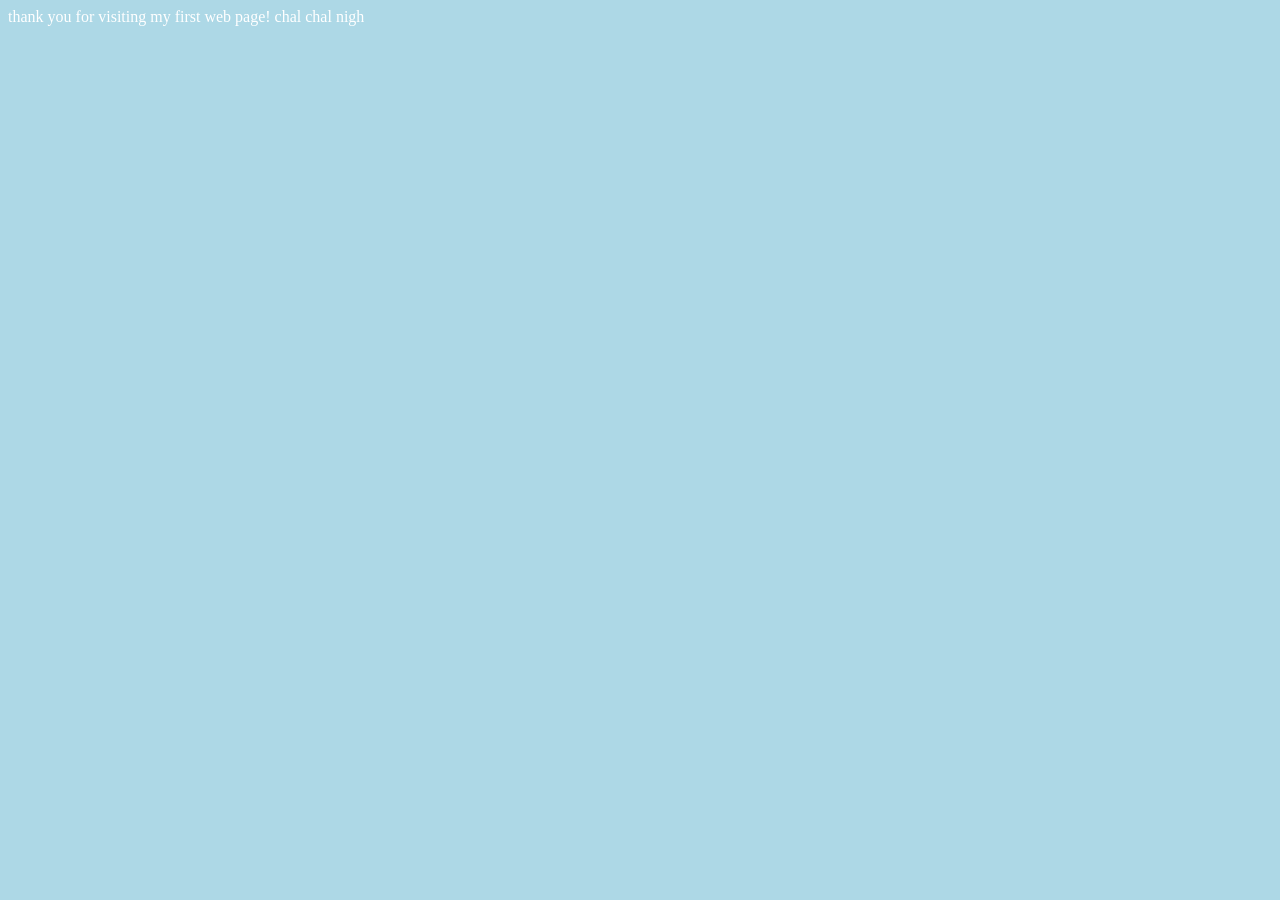
<file: video 2/index.html>
<!DOCTYPE html>
<html lang="en">
<head>
    <meta charset="UTF-8">
    <meta name="viewport" content="width=device-width, initial-scale=1.0">
    <title>web dev course</title>
    <link : <link rel="stylesheet" href="style.css">
</head>
<body>
    thank you for visiting my first web page! chal chal nigh
    <script src="script.js"></script>

</body>
</html>
</file>
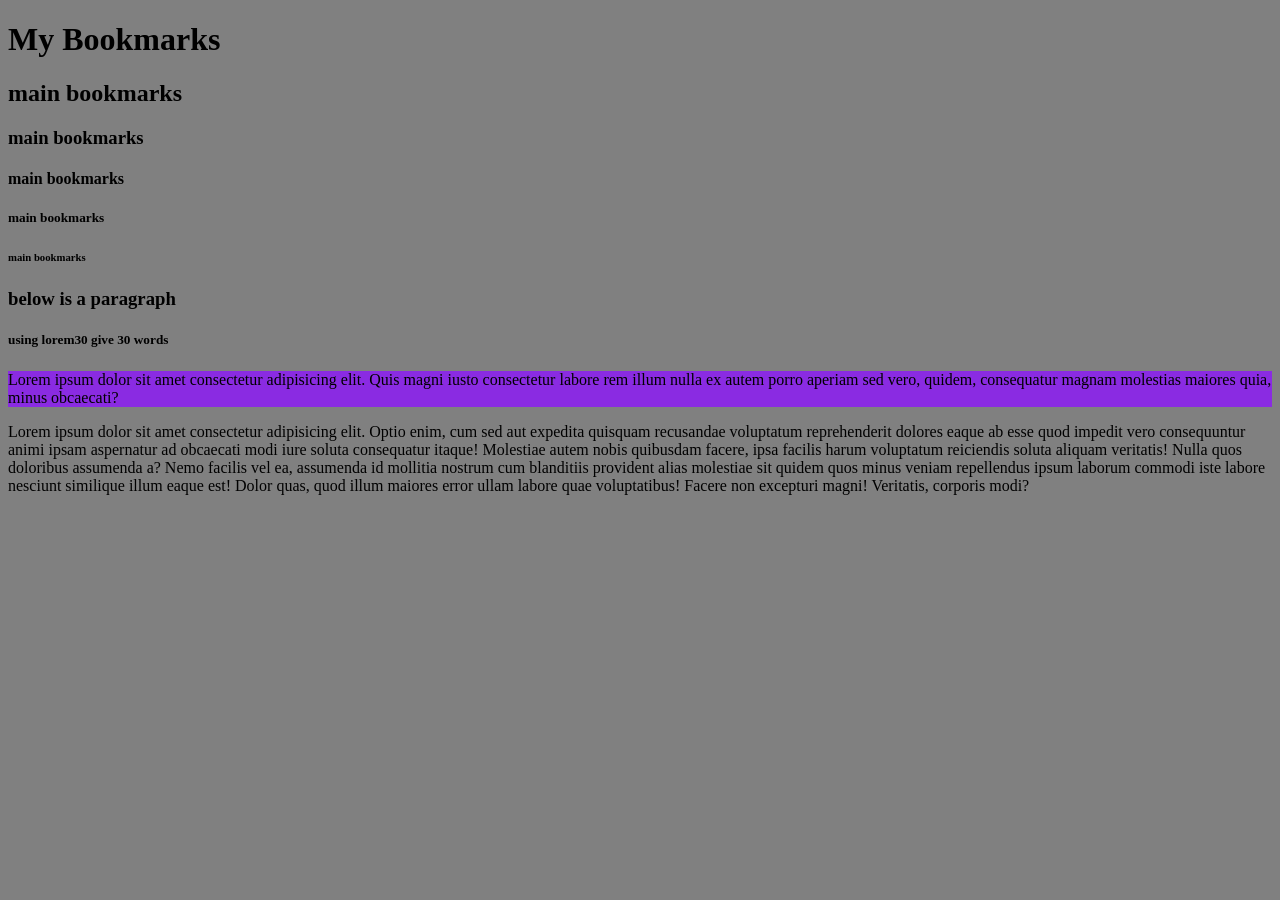
<file: video 4/index.html>
<!DOCTYPE html>
<html lang="en">
<head>
    <meta charset="UTF-8">
    <meta name="viewport" content="width=device-width, initial-scale=1.0">
    <title>my bookmarks
    </title>
</head>
<body>
    <h1>My Bookmarks</h1>
    <h2>main bookmarks</h2>
    <h3>main bookmarks</h3>
    <h4>main bookmarks</h4>
    <h5>main bookmarks</h5>
    <h6>main bookmarks</h6>


    <link rel="stylesheet" href="style.css">

    <h3>below is a paragraph</h3>
    <h5>using lorem30 give 30 words</h5>
    <p style  = "background-color: blueviolet">Lorem ipsum dolor sit amet consectetur adipisicing elit. Quis magni iusto consectetur labore rem illum nulla ex autem porro aperiam sed vero, quidem, 
        consequatur magnam molestias maiores quia, minus obcaecati?</p>

    <p>Lorem ipsum dolor sit amet consectetur adipisicing elit. Optio enim, cum sed aut 
        expedita quisquam recusandae voluptatum reprehenderit dolores eaque ab esse quod 
        impedit vero consequuntur animi ipsam aspernatur ad obcaecati modi iure soluta 
        consequatur itaque! Molestiae autem nobis quibusdam facere, ipsa facilis harum 
        voluptatum reiciendis soluta aliquam veritatis! Nulla quos doloribus assumenda a? 
        Nemo facilis vel ea, assumenda id mollitia nostrum cum blanditiis provident 
        alias molestiae sit quidem quos minus veniam repellendus ipsum laborum commodi 
        iste labore nesciunt similique illum eaque est! Dolor quas, quod illum maiores 
        error ullam labore quae voluptatibus! Facere non excepturi magni! Veritatis, 
        corporis modi?
    </p>

    

</body>
</html>
</file>
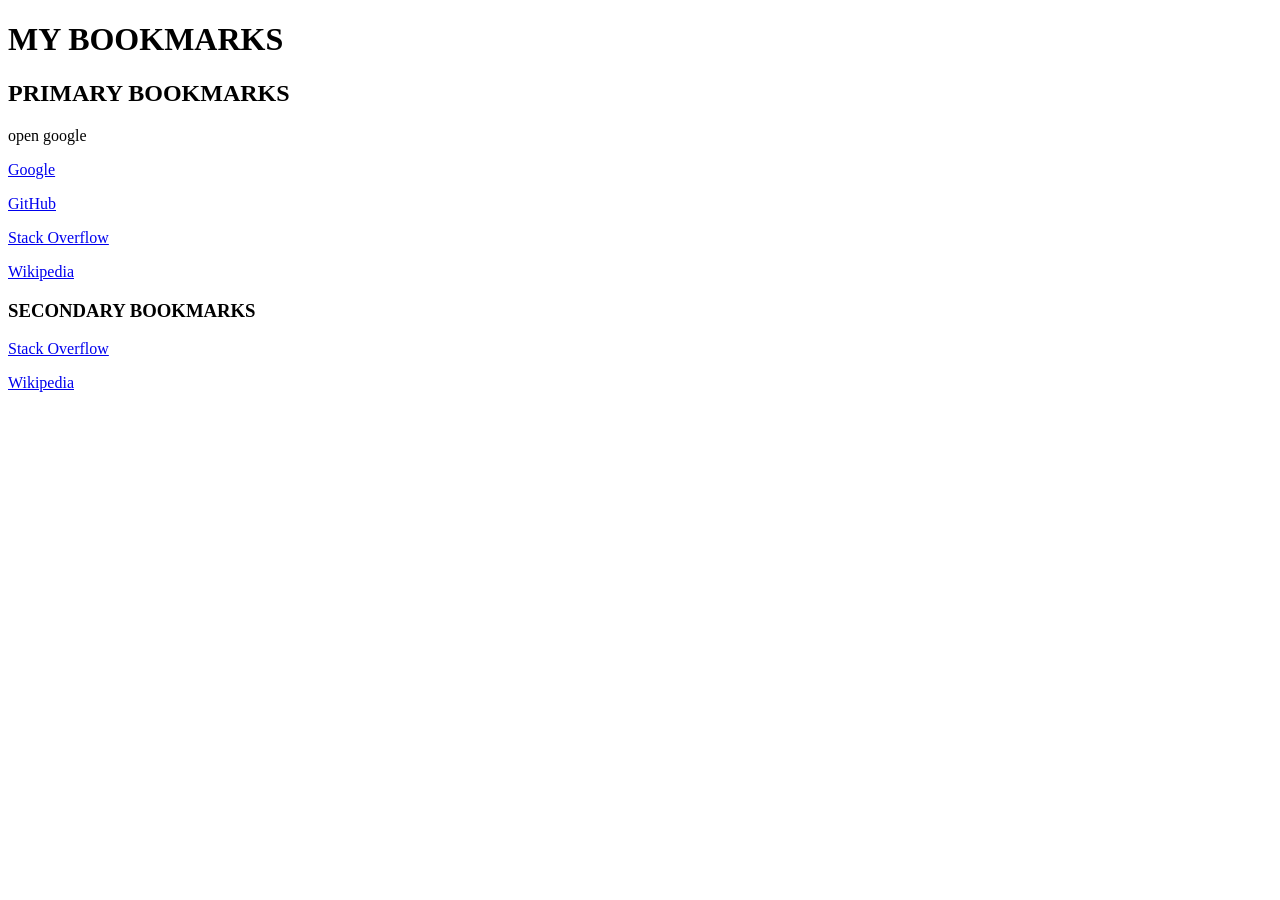
<file: video 4/bookmarkmanager.html>
<!DOCTYPE html>
<html lang="en">
<head>
    <meta charset="UTF-8">
    <meta name="viewport" content="width=device-width, initial-scale=1.0">
    <title>Bookmark manager - Prajwal</title>
</head>
<body>
    <h1>MY BOOKMARKS</h1>
    <H2>PRIMARY BOOKMARKS</H2>
    
    open google
    <p><a href="https://www.google.com" target="_blank">Google</a></p>
    <p></p><a href="https://www.github.com" target="_blank">GitHub</a></p>
    <p><a href="https://www.stackoverflow.com" target="_blank">Stack Overflow</a></p>
    <p><a href="https://www.wikipedia.org" target="_blank">Wikipedia</a></p>


    <H3>SECONDARY BOOKMARKS</H3>
    <p></p><a href="https://www.stackoverflow.com" target="_blank">Stack Overflow</a></p>
    <p><a href="https://www.wikipedia.org" target="_blank">Wikipedia</a></p>

</body>
</html>
</file>
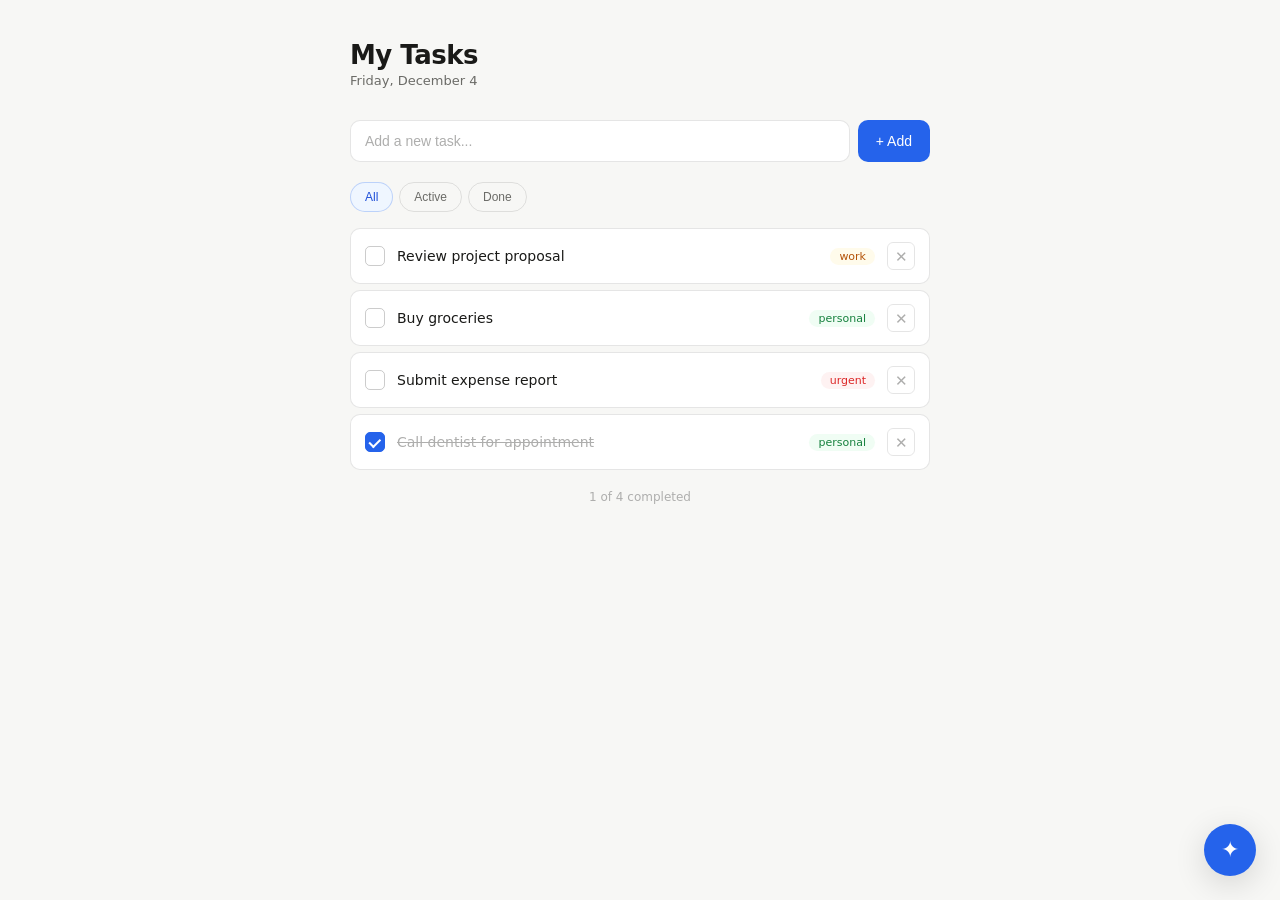
<file: video 4/indexs.html>
<!DOCTYPE html>
<html lang="en">
<head>
  <meta charset="UTF-8" />
  <meta name="viewport" content="width=device-width, initial-scale=1.0" />
  <title>My Tasks</title>
  <style>
    *, *::before, *::after { box-sizing: border-box; margin: 0; padding: 0; }

    :root {
      --bg: #f7f7f5;
      --surface: #ffffff;
      --border: rgba(0,0,0,0.10);
      --border-hover: rgba(0,0,0,0.20);
      --text-primary: #1a1a18;
      --text-secondary: #6b6b67;
      --text-muted: #aeaead;
      --accent: #2563eb;
      --accent-bg: #eff6ff;
      --accent-text: #1d4ed8;
      --danger: #dc2626;
      --danger-bg: #fef2f2;
      --success-bg: #f0fdf4;
      --success-text: #15803d;
      --warning-bg: #fffbeb;
      --warning-text: #b45309;
      --radius-sm: 6px;
      --radius-md: 10px;
      --radius-lg: 14px;
      --shadow-sm: 0 1px 3px rgba(0,0,0,0.08);
      --shadow-md: 0 4px 16px rgba(0,0,0,0.10);
      --shadow-lg: 0 8px 32px rgba(0,0,0,0.14);
    }

    body {
      font-family: 'Segoe UI', system-ui, -apple-system, sans-serif;
      background: var(--bg);
      color: var(--text-primary);
      min-height: 100vh;
      padding: 2.5rem 1rem 6rem;
    }

    /* ── App Shell ── */
    .app {
      max-width: 580px;
      margin: 0 auto;
    }

    .header {
      margin-bottom: 2rem;
    }
    .header h1 {
      font-size: 26px;
      font-weight: 600;
      letter-spacing: -0.5px;
    }
    .header p {
      font-size: 13px;
      color: var(--text-secondary);
      margin-top: 3px;
    }

    /* ── Add Row ── */
    .add-row {
      display: flex;
      gap: 8px;
      margin-bottom: 1.25rem;
    }
    .add-row input {
      flex: 1;
      height: 42px;
      padding: 0 14px;
      font-size: 14px;
      border: 1px solid var(--border);
      border-radius: var(--radius-md);
      background: var(--surface);
      color: var(--text-primary);
      outline: none;
      transition: border-color 0.15s, box-shadow 0.15s;
    }
    .add-row input::placeholder { color: var(--text-muted); }
    .add-row input:focus {
      border-color: var(--accent);
      box-shadow: 0 0 0 3px rgba(37,99,235,0.12);
    }
    .add-btn {
      height: 42px;
      padding: 0 18px;
      font-size: 14px;
      font-weight: 500;
      border: none;
      border-radius: var(--radius-md);
      background: var(--accent);
      color: #fff;
      cursor: pointer;
      transition: background 0.15s, transform 0.1s;
      white-space: nowrap;
    }
    .add-btn:hover { background: #1d4ed8; }
    .add-btn:active { transform: scale(0.97); }

    /* ── Filters ── */
    .filters {
      display: flex;
      gap: 6px;
      margin-bottom: 1rem;
    }
    .filter-btn {
      height: 30px;
      padding: 0 14px;
      font-size: 12px;
      font-weight: 500;
      border: 1px solid var(--border);
      border-radius: 20px;
      background: transparent;
      color: var(--text-secondary);
      cursor: pointer;
      transition: all 0.15s;
    }
    .filter-btn.active {
      background: var(--accent-bg);
      color: var(--accent-text);
      border-color: rgba(37,99,235,0.25);
    }
    .filter-btn:hover:not(.active) {
      background: rgba(0,0,0,0.04);
    }

    /* ── Task List ── */
    .tasks { display: flex; flex-direction: column; gap: 6px; }

    .task-item {
      display: flex;
      align-items: center;
      gap: 12px;
      padding: 13px 14px;
      background: var(--surface);
      border: 1px solid var(--border);
      border-radius: var(--radius-md);
      transition: border-color 0.15s, box-shadow 0.15s;
      animation: slideIn 0.18s ease;
    }
    @keyframes slideIn {
      from { opacity: 0; transform: translateY(-6px); }
      to   { opacity: 1; transform: translateY(0); }
    }
    .task-item:hover {
      border-color: var(--border-hover);
      box-shadow: var(--shadow-sm);
    }
    .task-item.done .task-text {
      text-decoration: line-through;
      color: var(--text-muted);
    }

    /* checkbox */
    .checkbox {
      width: 20px; height: 20px;
      border: 1.5px solid var(--border-hover);
      border-radius: 5px;
      cursor: pointer;
      flex-shrink: 0;
      display: flex; align-items: center; justify-content: center;
      transition: all 0.15s;
    }
    .checkbox:hover { border-color: var(--accent); }
    .checkbox.checked {
      background: var(--accent);
      border-color: var(--accent);
    }
    .checkbox.checked::after {
      content: '';
      width: 11px; height: 7px;
      border-left: 2px solid #fff;
      border-bottom: 2px solid #fff;
      transform: rotate(-45deg) translateY(-1px);
      display: block;
    }

    .task-text {
      flex: 1;
      font-size: 14px;
      line-height: 1.45;
      color: var(--text-primary);
    }

    /* tag */
    .task-tag {
      font-size: 11px;
      font-weight: 500;
      padding: 2px 9px;
      border-radius: 12px;
      flex-shrink: 0;
    }
    .tag-work     { background: var(--warning-bg); color: var(--warning-text); }
    .tag-personal { background: var(--success-bg); color: var(--success-text); }
    .tag-urgent   { background: var(--danger-bg);  color: var(--danger); }

    /* delete button — always visible */
    .delete-btn {
      width: 28px; height: 28px;
      border: 1px solid var(--border);
      border-radius: var(--radius-sm);
      background: transparent;
      color: var(--text-muted);
      cursor: pointer;
      font-size: 15px;
      display: flex; align-items: center; justify-content: center;
      flex-shrink: 0;
      transition: all 0.15s;
      padding: 0;
      line-height: 1;
    }
    .delete-btn:hover {
      background: var(--danger-bg);
      border-color: rgba(220,38,38,0.25);
      color: var(--danger);
    }
    .delete-btn:active { transform: scale(0.93); }

    .empty {
      text-align: center;
      padding: 3.5rem 1rem;
      color: var(--text-muted);
      font-size: 14px;
    }
    .footer-stats {
      margin-top: 1.25rem;
      font-size: 12px;
      color: var(--text-muted);
      text-align: center;
    }

    /* ── AI Copilot FAB ── */
    .ai-fab {
      position: fixed;
      bottom: 24px; right: 24px;
      width: 52px; height: 52px;
      border-radius: 50%;
      border: none;
      background: var(--accent);
      color: #fff;
      cursor: pointer;
      display: flex; align-items: center; justify-content: center;
      font-size: 22px;
      box-shadow: var(--shadow-lg);
      transition: transform 0.2s, background 0.15s;
      z-index: 200;
    }
    .ai-fab:hover { transform: scale(1.08); background: #1d4ed8; }
    .ai-fab.open  { transform: rotate(45deg) scale(1.05); background: #1d4ed8; }

    /* ── Chatbot Panel ── */
    .chat-panel {
      position: fixed;
      bottom: 90px; right: 24px;
      width: 340px;
      background: var(--surface);
      border: 1px solid var(--border);
      border-radius: var(--radius-lg);
      box-shadow: var(--shadow-lg);
      display: flex; flex-direction: column;
      overflow: hidden;
      z-index: 199;
      transform: scale(0.92) translateY(12px);
      opacity: 0;
      pointer-events: none;
      transition: transform 0.22s cubic-bezier(.22,1,.36,1), opacity 0.18s;
      max-height: 520px;
    }
    .chat-panel.open {
      transform: scale(1) translateY(0);
      opacity: 1;
      pointer-events: all;
    }

    .chat-header {
      display: flex; align-items: center; gap: 10px;
      padding: 14px 16px;
      border-bottom: 1px solid var(--border);
      background: var(--surface);
      flex-shrink: 0;
    }
    .chat-avatar {
      width: 32px; height: 32px;
      border-radius: 50%;
      background: var(--accent);
      display: flex; align-items: center; justify-content: center;
      font-size: 16px;
      flex-shrink: 0;
    }
    .chat-header-info { flex: 1; }
    .chat-header-info strong { font-size: 13px; font-weight: 600; display: block; }
    .chat-header-info span {
      font-size: 11px; color: var(--success-text);
      display: flex; align-items: center; gap: 4px;
    }
    .online-dot {
      width: 6px; height: 6px; border-radius: 50%;
      background: #22c55e; display: inline-block;
    }
    .chat-close {
      width: 28px; height: 28px;
      border: none; background: none;
      color: var(--text-muted);
      font-size: 18px; cursor: pointer;
      border-radius: var(--radius-sm);
      display: flex; align-items: center; justify-content: center;
      transition: background 0.12s;
    }
    .chat-close:hover { background: var(--bg); }

    .chat-body {
      flex: 1;
      overflow-y: auto;
      padding: 14px 14px 8px;
      display: flex; flex-direction: column; gap: 10px;
      min-height: 200px;
      max-height: 340px;
    }

    /* message bubbles */
    .msg {
      display: flex;
      gap: 8px;
      animation: msgIn 0.18s ease;
    }
    @keyframes msgIn {
      from { opacity: 0; transform: translateY(6px); }
      to   { opacity: 1; transform: translateY(0); }
    }
    .msg.user { flex-direction: row-reverse; }
    .bubble {
      max-width: 78%;
      padding: 9px 13px;
      border-radius: 14px;
      font-size: 13px;
      line-height: 1.5;
    }
    .msg.bot  .bubble { background: var(--bg); color: var(--text-primary); border-radius: 4px 14px 14px 14px; }
    .msg.user .bubble { background: var(--accent); color: #fff; border-radius: 14px 4px 14px 14px; }
    .msg-avatar {
      width: 26px; height: 26px;
      border-radius: 50%;
      background: var(--accent);
      display: flex; align-items: center; justify-content: center;
      font-size: 12px;
      flex-shrink: 0;
      align-self: flex-end;
    }
    .msg.user .msg-avatar { background: var(--border); font-size: 12px; }

    /* typing indicator */
    .typing-dots {
      display: flex; gap: 4px; align-items: center;
      padding: 4px 2px;
    }
    .typing-dots span {
      width: 6px; height: 6px;
      border-radius: 50%;
      background: var(--text-muted);
      animation: bounce 1.2s infinite;
    }
    .typing-dots span:nth-child(2) { animation-delay: 0.2s; }
    .typing-dots span:nth-child(3) { animation-delay: 0.4s; }
    @keyframes bounce {
      0%, 60%, 100% { transform: translateY(0); }
      30% { transform: translateY(-5px); }
    }

    /* quick suggestions */
    .suggestions {
      display: flex; flex-wrap: wrap; gap: 6px;
      padding: 0 14px 10px;
      flex-shrink: 0;
    }
    .suggestion-chip {
      padding: 5px 11px;
      font-size: 12px;
      border: 1px solid var(--border);
      border-radius: 14px;
      background: var(--bg);
      color: var(--text-secondary);
      cursor: pointer;
      transition: all 0.12s;
    }
    .suggestion-chip:hover {
      border-color: var(--accent);
      color: var(--accent-text);
      background: var(--accent-bg);
    }

    /* chat input */
    .chat-footer {
      display: flex; gap: 8px;
      padding: 10px 12px 12px;
      border-top: 1px solid var(--border);
      flex-shrink: 0;
    }
    .chat-input {
      flex: 1;
      height: 38px;
      padding: 0 12px;
      font-size: 13px;
      border: 1px solid var(--border);
      border-radius: 20px;
      background: var(--bg);
      color: var(--text-primary);
      outline: none;
      transition: border-color 0.15s, box-shadow 0.15s;
    }
    .chat-input::placeholder { color: var(--text-muted); }
    .chat-input:focus {
      border-color: var(--accent);
      box-shadow: 0 0 0 3px rgba(37,99,235,0.10);
    }
    .send-btn {
      width: 38px; height: 38px;
      border: none;
      border-radius: 50%;
      background: var(--accent);
      color: #fff;
      cursor: pointer;
      display: flex; align-items: center; justify-content: center;
      font-size: 15px;
      flex-shrink: 0;
      transition: background 0.15s, transform 0.1s;
    }
    .send-btn:hover { background: #1d4ed8; }
    .send-btn:active { transform: scale(0.93); }

    /* scrollbar */
    .chat-body::-webkit-scrollbar { width: 4px; }
    .chat-body::-webkit-scrollbar-track { background: transparent; }
    .chat-body::-webkit-scrollbar-thumb { background: var(--border); border-radius: 4px; }
  </style>
</head>
<body>

<div class="app">
  <div class="header">
    <h1>My Tasks</h1>
    <p id="date-line"></p>
  </div>

  <div class="add-row">
    <input type="text" id="task-input" placeholder="Add a new task..." maxlength="120" />
    <button class="add-btn" onclick="addTask()">+ Add</button>
  </div>

  <div class="filters">
    <button class="filter-btn active" onclick="setFilter('all', this)">All</button>
    <button class="filter-btn" onclick="setFilter('active', this)">Active</button>
    <button class="filter-btn" onclick="setFilter('done', this)">Done</button>
  </div>

  <div class="tasks" id="task-list"></div>
  <div class="footer-stats" id="stats"></div>
</div>

<!-- AI Copilot FAB -->
<button class="ai-fab" id="ai-fab" title="AI Copilot">✦</button>

<!-- Chatbot Panel -->
<div class="chat-panel" id="chat-panel">
  <div class="chat-header">
    <div class="chat-avatar">✦</div>
    <div class="chat-header-info">
      <strong>AI Copilot</strong>
      <span><span class="online-dot"></span> Online</span>
    </div>
    <button class="chat-close" onclick="toggleChat()">×</button>
  </div>

  <div class="chat-body" id="chat-body">
    <!-- messages rendered here -->
  </div>

  <div class="suggestions" id="suggestions">
    <button class="suggestion-chip" onclick="sendSuggestion(this)">What should I do first?</button>
    <button class="suggestion-chip" onclick="sendSuggestion(this)">Summarize my tasks</button>
    <button class="suggestion-chip" onclick="sendSuggestion(this)">Add a reminder</button>
  </div>

  <div class="chat-footer">
    <input class="chat-input" id="chat-input" type="text" placeholder="Ask your copilot..." maxlength="200" />
    <button class="send-btn" onclick="sendMessage()">&#9658;</button>
  </div>
</div>

<script>
  /* ── Date ── */
  document.getElementById('date-line').textContent = new Date().toLocaleDateString('en-US', {
    weekday: 'long', month: 'long', day: 'numeric'
  });

  /* ── Tasks ── */
  let tasks = [
    { id: 1, text: 'Review project proposal', done: false, tag: 'work' },
    { id: 2, text: 'Buy groceries', done: false, tag: 'personal' },
    { id: 3, text: 'Submit expense report', done: false, tag: 'urgent' },
    { id: 4, text: 'Call dentist for appointment', done: true, tag: 'personal' },
  ];
  let nextId = 5;
  let filter = 'all';

  function esc(s) {
    return s.replace(/&/g,'&amp;').replace(/</g,'&lt;').replace(/>/g,'&gt;').replace(/"/g,'&quot;');
  }

  function render() {
    const list = document.getElementById('task-list');
    const shown = tasks.filter(t =>
      filter === 'all'    ? true :
      filter === 'done'   ? t.done :
                            !t.done
    );
    if (!shown.length) {
      list.innerHTML = '<div class="empty">No tasks here. Add one above!</div>';
    } else {
      list.innerHTML = shown.map(t => `
        <div class="task-item${t.done ? ' done' : ''}" id="t${t.id}">
          <div class="checkbox${t.done ? ' checked' : ''}" onclick="toggle(${t.id})" title="Toggle done"></div>
          <span class="task-text">${esc(t.text)}</span>
          ${t.tag ? `<span class="task-tag tag-${t.tag}">${t.tag}</span>` : ''}
          <button class="delete-btn" onclick="remove(${t.id})" title="Delete task">&#10005;</button>
        </div>
      `).join('');
    }
    const done = tasks.filter(t => t.done).length;
    document.getElementById('stats').textContent =
      tasks.length ? `${done} of ${tasks.length} completed` : '';
  }

  function toggle(id) {
    const t = tasks.find(t => t.id === id);
    if (t) t.done = !t.done;
    render();
  }

  function remove(id) {
    const el = document.getElementById('t' + id);
    if (el) {
      el.style.transition = 'opacity 0.15s, transform 0.15s';
      el.style.opacity = '0';
      el.style.transform = 'translateX(8px)';
      setTimeout(() => {
        tasks = tasks.filter(t => t.id !== id);
        render();
      }, 150);
    }
  }

  function addTask() {
    const inp = document.getElementById('task-input');
    const text = inp.value.trim();
    if (!text) { inp.focus(); return; }
    tasks.unshift({ id: nextId++, text, done: false, tag: '' });
    inp.value = '';
    render();
  }

  function setFilter(f, btn) {
    filter = f;
    document.querySelectorAll('.filter-btn').forEach(b => b.classList.remove('active'));
    btn.classList.add('active');
    render();
  }

  document.getElementById('task-input').addEventListener('keydown', e => {
    if (e.key === 'Enter') addTask();
  });

  render();

  /* ── AI Copilot ── */
  let chatOpen = false;
  let botReplies = [
    "Got it! I'll keep that in mind.",
    "Great question! Based on your tasks, I'd suggest starting with the most urgent ones.",
    "I can help you organize and prioritize. What would you like to focus on?",
    "You have " + (() => tasks.filter(t=>!t.done).length)() + " pending tasks. Want me to help prioritize?",
    "Sure! Breaking big tasks into smaller steps can really help with productivity.",
    "That's a smart approach. Let me know if you need more suggestions!",
    "I noticed you have some urgent items — want to tackle those first?",
  ];
  let replyIdx = 0;

  function toggleChat() {
    chatOpen = !chatOpen;
    document.getElementById('chat-panel').classList.toggle('open', chatOpen);
    document.getElementById('ai-fab').classList.toggle('open', chatOpen);
    if (chatOpen) {
      const body = document.getElementById('chat-body');
      if (!body.children.length) appendMsg('bot', 'Hi! I\'m your AI Copilot ✦ How can I help with your tasks today?');
      setTimeout(() => document.getElementById('chat-input').focus(), 250);
    }
  }

  document.getElementById('ai-fab').addEventListener('click', toggleChat);

  function appendMsg(role, text) {
    const body = document.getElementById('chat-body');
    const div = document.createElement('div');
    div.className = 'msg ' + role;
    const avatar = role === 'bot'
      ? '<div class="msg-avatar" style="background:var(--accent);color:#fff">✦</div>'
      : '<div class="msg-avatar" style="background:#e5e7eb;font-size:14px">👤</div>';
    div.innerHTML = (role === 'bot' ? avatar : '') +
      `<div class="bubble">${esc(text)}</div>` +
      (role === 'user' ? avatar : '');
    body.appendChild(div);
    body.scrollTop = body.scrollHeight;
  }

  function showTyping() {
    const body = document.getElementById('chat-body');
    const div = document.createElement('div');
    div.className = 'msg bot'; div.id = 'typing';
    div.innerHTML = '<div class="msg-avatar" style="background:var(--accent);color:#fff">✦</div>' +
      '<div class="bubble"><div class="typing-dots"><span></span><span></span><span></span></div></div>';
    body.appendChild(div);
    body.scrollTop = body.scrollHeight;
  }

  function hideTyping() {
    const el = document.getElementById('typing');
    if (el) el.remove();
  }

  function sendMessage() {
    const inp = document.getElementById('chat-input');
    const text = inp.value.trim();
    if (!text) return;
    appendMsg('user', text);
    inp.value = '';
    document.getElementById('suggestions').style.display = 'none';
    showTyping();
    setTimeout(() => {
      hideTyping();
      const reply = botReplies[replyIdx % botReplies.length];
      replyIdx++;
      appendMsg('bot', reply);
    }, 900 + Math.random() * 500);
  }

  function sendSuggestion(btn) {
    const text = btn.textContent;
    document.getElementById('chat-input').value = text;
    sendMessage();
  }

  document.getElementById('chat-input').addEventListener('keydown', e => {
    if (e.key === 'Enter') sendMessage();
  });
</script>
</body>
</html>
</file>
<file: video 2/style.css>
body{
    background-color: lightblue;
    color : white;
}
</file>
<file: video 4/style.css>
body{
    background-color: gray;
}
</file>
